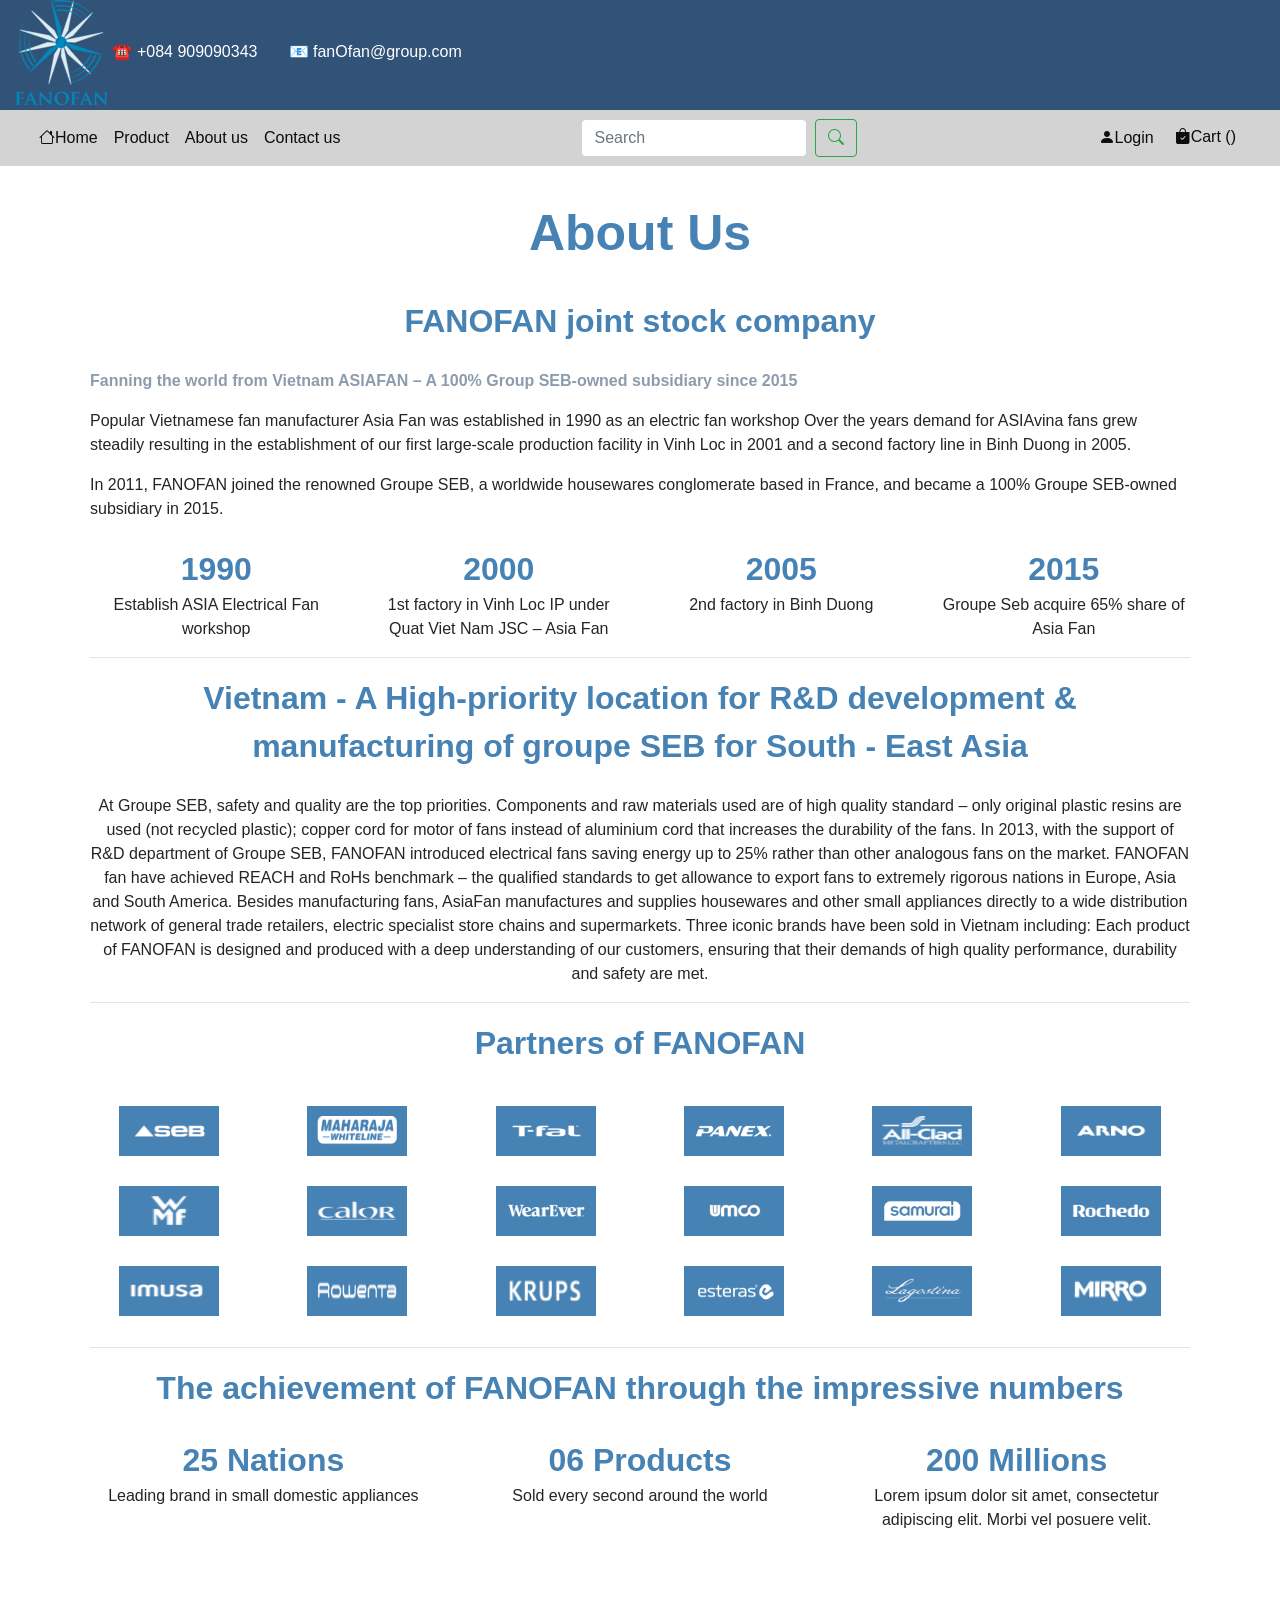
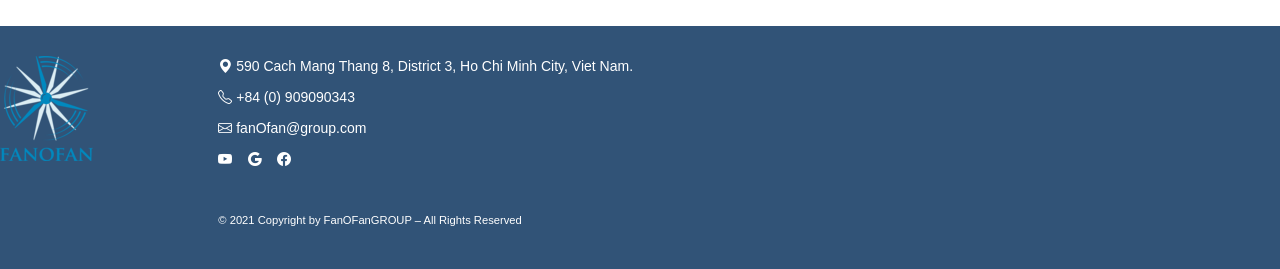
<file: html/aboutus.html>
<!DOCTYPE html>
<html lang="en">

<head>
  <meta charset="UTF-8">
  <meta http-equiv="X-UA-Compatible" content="IE=edge">
  <meta name="viewport" content="width=device-width, initial-scale=1.0">
  <title>About Us</title>
  <link rel="stylesheet" href="https://cdn.jsdelivr.net/npm/bootstrap-icons@1.5.0/font/bootstrap-icons.css">
  <link rel="stylesheet" href="https://cdn.jsdelivr.net/npm/bootstrap@4.6.0/dist/css/bootstrap.min.css"
    integrity="sha384-B0vP5xmATw1+K9KRQjQERJvTumQW0nPEzvF6L/Z6nronJ3oUOFUFpCjEUQouq2+l" crossorigin="anonymous">
  <link rel="stylesheet" href="../css/homepage1.css">
  <link rel="stylesheet" href="../css/aboutus.css">
</head>

<body>
  <header class="container-fluid">
    <a  href="../index.html"> <img src="../hình/logo.png" alt=""></a>
    
       &#9742; +084 909090343
     &nbsp; &nbsp; &nbsp;
     &#128231; fanOfan@group.com
 </header>

 

 <nav class="navbar navbar-expand-lg navbar-light">
     <div class="container-fluid">

       <!-- collapse button -->
       <button class="navbar-toggler" type="button"  data-toggle="collapse" data-target="#navbarSupportedContent" aria-controls="navbarSupportedContent" aria-expanded="false" aria-label="Toggle navigation">
         <span  class="navbar-toggler-icon"></span>
       </button>

     <!-- collapse navbar -->
       <div class="collapse navbar-collapse" id="navbarSupportedContent">
   <ul class="navbar-nav mr-auto">
     <li class="nav-item active">
       <a class="nav-link" href="../index.html"><span class="bi bi-house"></span>Home</a>
     </li>
     <li>
       <a class="nav-link " href="producttest.html" >Product</a>
     </li>
     <!-- <li class="nav-item dropdown">
         <a class="nav-link " href="product1.html" id="navbarDropdown" role="button" data-toggle="dropdown" aria-haspopup="true" aria-expanded="false">Product</a>
         <div class="dropdown-menu" aria-labelledby="navbarDropdown">
             <a class="dropdown-item" href="#">celling fan</a>
           
             <a class="dropdown-item" href="box-fan.html">Box fan</a>
             
             <a class="dropdown-item" href="stand-fan.html">stand fan</a>
             
             <a class="dropdown-item" href="#">desk fan</a>
            
             <a class="dropdown-item" href="#">wall fan</a>
           
             <a class="dropdown-item" href="#"> slide fan</a>
          
         </div>
       </li> -->
     <li class="nav-item">
       <a class="nav-link" href="aboutus.html">About us</a>
     </li>
     <li class="nav-item">
         <a class="nav-link" href="contact1.html">Contact us</a>
       </li>
   </ul>
   <ul class="navbar-nav mr">
     <form class="form-inline">
       <input class="form-control mr-sm-2" type="search" placeholder="Search" aria-label="Search">
       <button class="btn btn-outline-success my-2 my-sm-0" type="submit"><i class="bi bi-search"></i></button>
     </form>
   </ul>
   <ul class="navbar-nav ml-auto">
     <li class="nav-item">
       <a class="nav-link" href="login.html"><i class="bi bi-person-fill"></i>Login</a>
     </li>
     <li class="nav-item">
         <a href="#" class="btn" data-toggle="modal" data-target="#cart"><i class="bi bi-bag-check-fill"></i>Cart (<span class="total-count"></span>)</a>
       </li>
   </ul>

 </div>
 </div>
 </nav>

  <!-- About Us -->
  
  <div class="container main">
    <p class="title about">
      About Us
    </p>
    <div>
      <div class="title">FANOFAN joint stock company</div>
      <br>
      <p style="color:#8c9cad; font-weight: bold;">Fanning the world from Vietnam ASIAFAN – A 100% Group SEB-owned subsidiary
        since 2015</p>
      <p>Popular Vietnamese fan manufacturer Asia Fan was established in 1990 as an electric fan workshop Over
        the years demand for ASIAvina fans grew steadily resulting in the establishment of our first
        large-scale production facility in Vinh Loc in 2001 and a second factory line in Binh Duong in 2005.
      </p>
    </div>
    <div>
      In 2011, FANOFAN joined the renowned Groupe SEB, a worldwide housewares conglomerate based in France, and became
      a 100% Groupe SEB-owned subsidiary in 2015.
    </div>
    <br>
    <div class="row">
      <div class="col-sm-3" style="height: 100%;">
        <div class="title">1990</div>
        <div class="content">Establish ASIA Electrical Fan workshop</div>
      </div>
      <div class="col-sm-3" style="height: 100%; ">
        <div class="title">2000</div>
        <div class="content">1st factory in Vinh Loc IP under Quat Viet Nam JSC – Asia Fan</div>
      </div>
      <div class="col-sm-3" style="height: 100%; ">
        <div class="title">2005</div>
        <div class="content">2nd factory in Binh Duong</div>
      </div>
      <div class="col-sm-3" style="height: 100%; ">
        <div class="title">2015</div>
        <div class="content">Groupe Seb acquire 65% share of Asia Fan</div>
      </div>
    </div>
    <hr>
    <div>
      <div class="title">
        Vietnam - A High-priority location for R&D development & manufacturing of groupe SEB for South - East Asia
      </div>
      <br>
      <div class="content">
        At Groupe SEB, safety and quality are the top priorities. Components and raw materials used are of high quality
        standard – only original plastic resins are used (not recycled plastic); copper cord for motor of fans instead
        of aluminium cord that increases the durability of the fans.
        In 2013, with the support of R&D department of Groupe SEB, FANOFAN introduced electrical fans saving energy up
        to 25% rather than other analogous fans on the market. FANOFAN fan have achieved REACH and RoHs benchmark – the
        qualified standards to get allowance to export fans to extremely rigorous nations in Europe, Asia and South
        America.
        Besides manufacturing fans, AsiaFan manufactures and supplies housewares and other small appliances directly to
        a wide distribution network of general trade retailers, electric specialist store chains and supermarkets. Three
        iconic brands have been sold in Vietnam including:
        Each product of FANOFAN is designed and produced with a deep understanding of our customers, ensuring that
        their demands of high quality performance, durability and safety are met.
      </div>
    </div>
    <hr>
    <div class="title">
      Partners of FANOFAN
    </div>
    <br>
    <div class="content">
      <div class="row row-sm row-cols-3 row-cols-lg-6 img">
        <div class="col">
          <div class="partner partner-sm">
            <img class="image" src="../hình/img/image-aboutus/branch-logo-1.png">
          </div>
        </div>
        <div class="col">
          <div class="partner partner-sm">
            <img  class="image" src="../hình/img/image-aboutus/branch-logo-2.png">
          </div>
        </div>
        <div class="col">
          <div class="partner partner-sm">
            <img  class="image" src="../hình/img/image-aboutus/branch-logo-3.png">
          </div>
        </div>
        <div class="col">
          <div class="partner partner-sm">
            <img  class="image" src="../hình/img/image-aboutus/branch-logo-4.png">
          </div>
        </div>
        <div class="col">
          <div class="partner partner-sm">
            <img  class="image" src="../hình/img/image-aboutus/branch-logo-5.png">
          </div>
        </div>
        <div class="col">
          <div class="partner partner-sm">
            <img class="image" src="../hình/img/image-aboutus/branch-logo-6.png">
          </div>
        </div>
        <div class="col">
          <div class="partner partner-sm">
            <img class="image" src="../hình/img/image-aboutus/branch-logo-7.png">
          </div>
        </div>
        <div class="col">
          <div class="partner partner-sm">
            <img class="image" src="../hình/img/image-aboutus/branch-logo-8.png">
          </div>
        </div>
        <div class="col">
          <div class="partner partner-sm">
            <img class="image" src="../hình/img/image-aboutus/branch-logo-9.png">
          </div>
        </div>
        <div class="col">
          <div class="partner partner-sm">
            <img class="image" src="../hình/img/image-aboutus/branch-logo-10.png">
          </div>
        </div>
        <div class="col">
          <div class="partner partner-sm">
            <img class="image" src="../hình/img/image-aboutus/branch-logo-11.png">
          </div>
        </div>
        <div class="col">
          <div class="partner partner-sm">
            <img class="image" src="../hình/img/image-aboutus/branch-logo-12.png">
          </div>
        </div>
        <div class="col">
          <div class="partner partner-sm">
            <img class="image" src="../hình/img/image-aboutus/branch-logo-13.png">
          </div>
        </div>
        <div class="col">
          <div class="partner partner-sm">
            <img class="image" src="../hình/img/image-aboutus/branch-logo-14.png">
          </div>
        </div>
        <div class="col">
          <div class="partner partner-sm">
            <img class="image" src="../hình/img/image-aboutus/branch-logo-15.png">
          </div>
        </div>
        <div class="col">
          <div class="partner partner-sm">
            <img class="image" src="../hình/img/image-aboutus/branch-logo-16.png">
          </div>
        </div>
        <div class="col">
          <div class="partner partner-sm">
            <img class="image" src="../hình/img/image-aboutus/branch-logo-17.png">
          </div>
        </div>
        <div class="col">
          <div class="partner partner-sm">
            <img class="image" src="../hình/img/image-aboutus/branch-logo-18.png">
          </div>
        </div>
      </div>
    </div>
    <hr>
    <div class="title">
      The achievement of FANOFAN through the impressive numbers
    </div>
    <br>
    <div>
      <div class="row">
        <div class="col-sm-4" style="height: 100%;">
          <div class="title">25 Nations</div>
          <div class="content">Leading brand in small domestic appliances</div>
        </div>
        <div class="col-sm-4" style="height: 100%; ">
          <div class="title">06 Products</div>
          <div class="content">Sold every second around the world</div>
        </div>
        <div class="col-sm-4" style="height: 100%; ">
          <div class="title">200 Millions</div>
          <div class="content">Lorem ipsum dolor sit amet, consectetur adipiscing elit. Morbi vel posuere velit.</div>
        </div>
      </div>


    </div>
  </div>
  <br>

  <!-- end about us -->
<!-- This is footer section -->
<footer class="container-fluid " id="footer">

 
  <div class="row">  <!--chia row  -->

       <div class="col-lg-2 ta-c mb-30"> <!--margin bottom  -->
           <img src="../hình/logo.png" alt="logo">
       </div>

      <div class=" col-lg-5 mb-30"><!--margin bottom chia row -->
          <div class="widget_text">
              <div class="textwidget">

               <p>
                   <i class="bi bi-geo-alt-fill"></i> &nbsp;<span> 590 Cach Mang Thang 8, District 3, Ho Chi Minh City, Viet Nam. </span>
              </p>

               <p>
                   <i class="bi bi-telephone"></i>&nbsp;
                   <span>+84 (0) 909090343 </span>
               </p>

                <p>
                   <i class="bi bi-envelope"></i>&nbsp;
                  <span>fanOfan@group.com</span>
               </p>


        <a href="#" target="_blank"><i class="bi bi-youtube"></i></a>&nbsp;&nbsp;&nbsp;
        <a href=""><i class="bi bi-google"></i></a>&nbsp;&nbsp;&nbsp;
        <a href=""><i class="bi bi-facebook"></i></a>
       <br>
       <br>
       <br>


        <p>
          <small>
              &copy; 2021 Copyright by FanOFanGROUP – All Rights Reserved
          </small>
        </p>
             
 
                  </div>
           </div>
       </div>
    </div>


</footer> 

<!-- end footer -->
 <!-- Modal -->
 <div class="modal fade" id="cart" tabindex="-1" role="dialog" aria-labelledby="exampleModalLabel" aria-hidden="true">
  <div class="modal-dialog modal-lg" role="document">
    <div class="modal-content">
      <div class="modal-header">
        <h5 class="modal-title" id="exampleModalLabel">Cart</h5>
        <button type="button" class="close" data-dismiss="modal" aria-label="Close">
          <span aria-hidden="true">&times;</span>
        </button>
      </div>
      <div class="modal-body">
        <table class="show-cart table">
          
        </table>
        <div>Total price: $<span class="total-cart"></span></div>
      </div>
      <div class="modal-footer">
        <button type="button" class="btn btn-secondary" data-dismiss="modal">Close</button>
        <a href="checkout.html"><button type="button" class="btn btn-primary">Order now</button></a>
      </div>
    </div>
  </div>
</div> 
  <script src="../js/cart.js"></script>
  <script src="https://code.jquery.com/jquery-3.5.1.slim.min.js"
    integrity="sha384-DfXdz2htPH0lsSSs5nCTpuj/zy4C+OGpamoFVy38MVBnE+IbbVYUew+OrCXaRkfj"
    crossorigin="anonymous"></script>
  <script src="https://cdn.jsdelivr.net/npm/popper.js@1.16.1/dist/umd/popper.min.js"
    integrity="sha384-9/reFTGAW83EW2RDu2S0VKaIzap3H66lZH81PoYlFhbGU+6BZp6G7niu735Sk7lN"
    crossorigin="anonymous"></script>
  <script src="https://cdn.jsdelivr.net/npm/bootstrap@4.6.0/dist/js/bootstrap.min.js"
    integrity="sha384-+YQ4JLhjyBLPDQt//I+STsc9iw4uQqACwlvpslubQzn4u2UU2UFM80nGisd026JF"
    crossorigin="anonymous"></script>

</body>

</html>
</file>
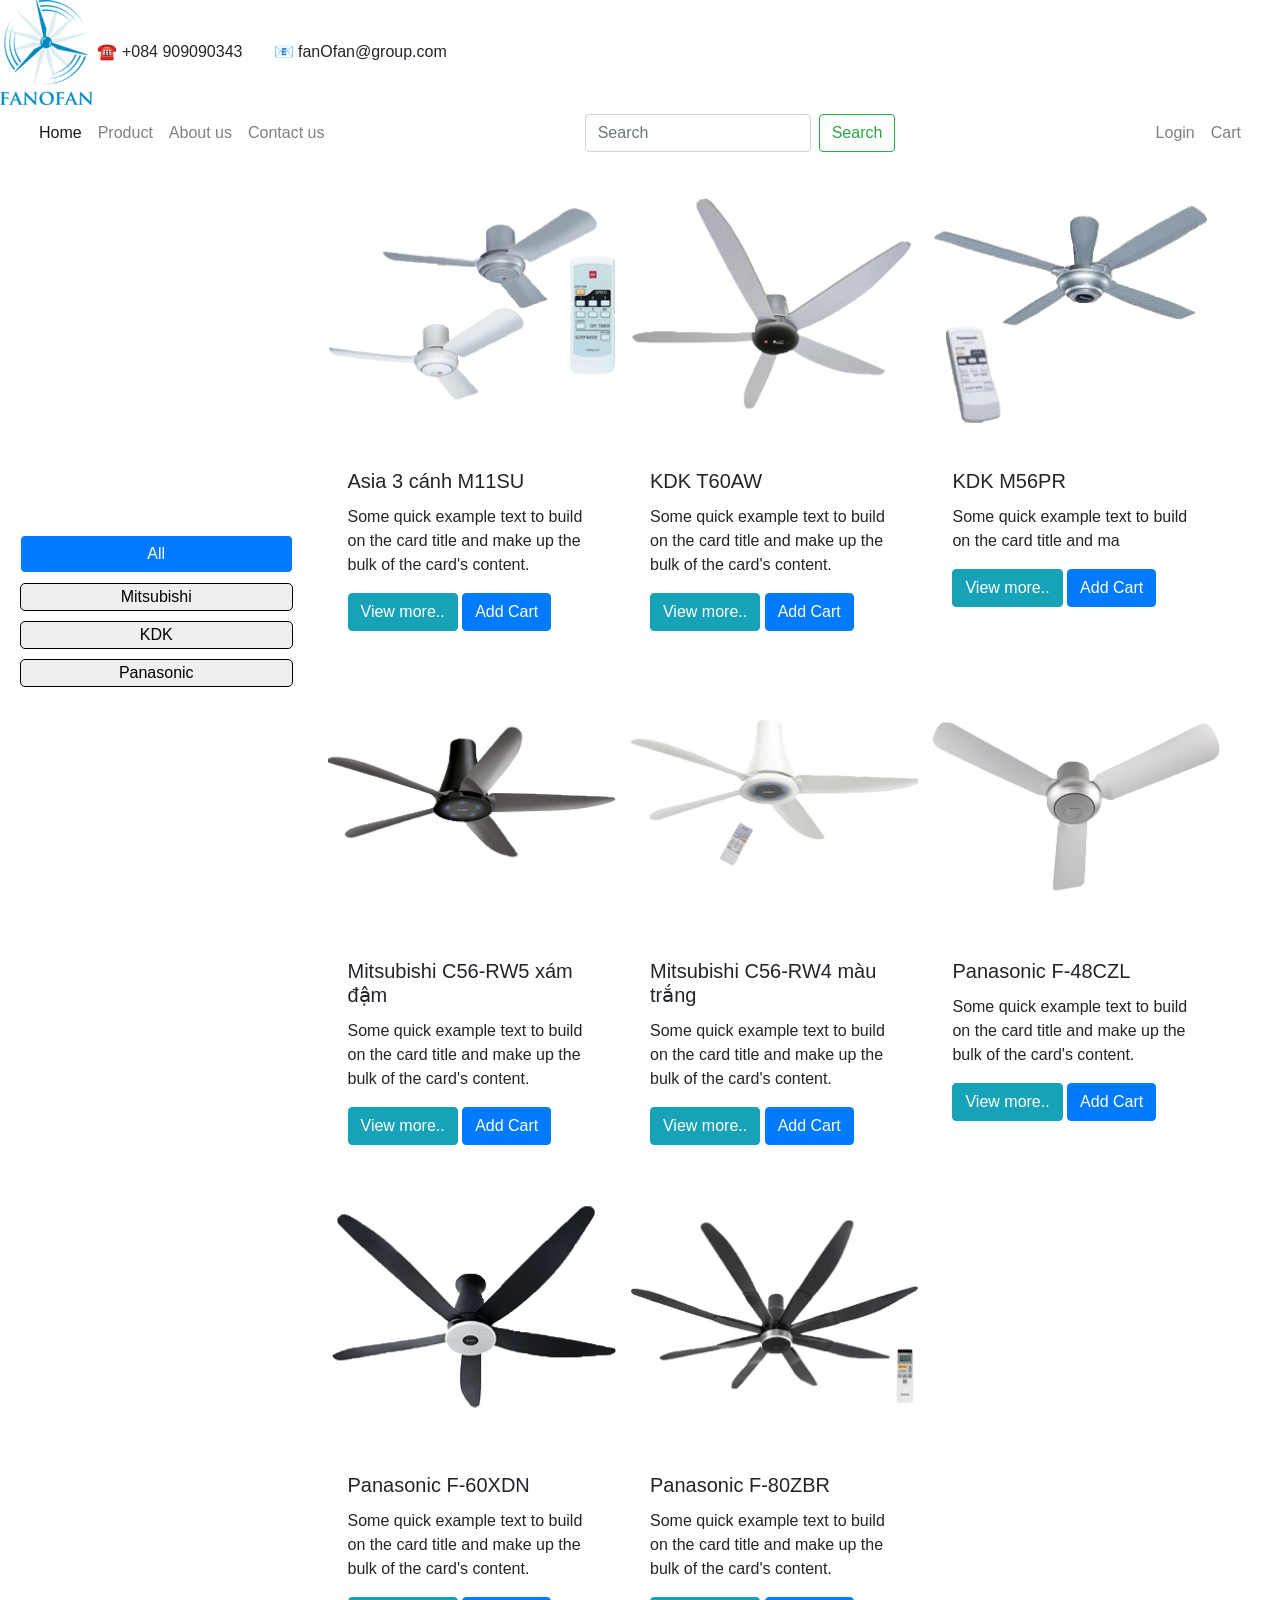
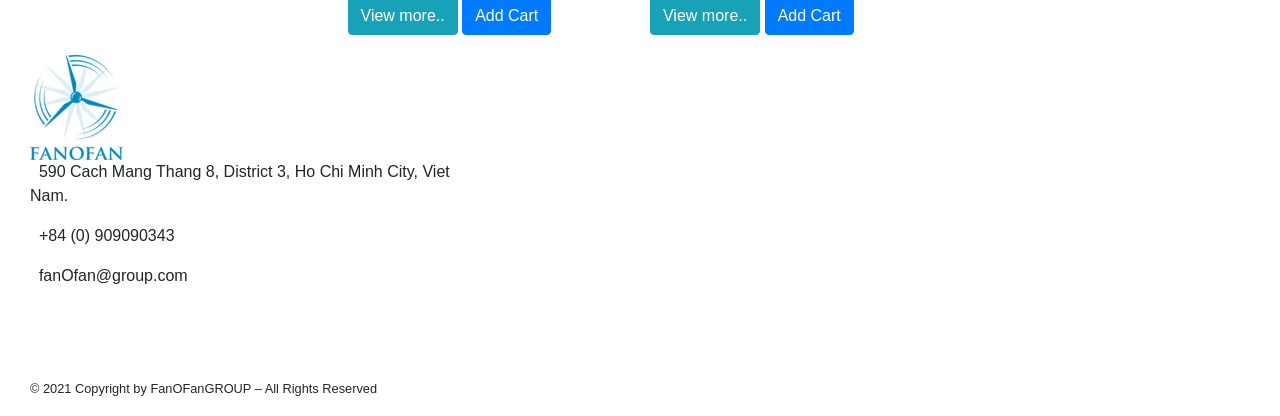
<file: html/celling-fan.html>
<!DOCTYPE html>
<html lang="en">
<head>
    <meta charset="UTF-8">
    <meta http-equiv="X-UA-Compatible" content="IE=edge">
    <meta name="viewport" content="width=device-width, initial-scale=1.0">
    <title>Document</title>
    <link rel="stylesheet" href="https://cdn.jsdelivr.net/npm/bootstrap@4.6.0/dist/css/bootstrap.min.css" integrity="sha384-B0vP5xmATw1+K9KRQjQERJvTumQW0nPEzvF6L/Z6nronJ3oUOFUFpCjEUQouq2+l" crossorigin="anonymous">       
    <link rel="stylesheet" href="../css/product.css">
<body>
    <header>
        <img src="/hình/logo.png" alt="">
       
          &#9742; +084 909090343
        &nbsp; &nbsp; &nbsp;
        &#128231; fanOfan@group.com
    </header>

    

    <nav class="navbar navbar-expand-lg navbar-light">
        <div class="container-fluid">

          <!-- collapse button -->
          <button class="navbar-toggler" type="button"  data-toggle="collapse" data-target="#navbarSupportedContent" aria-controls="navbarSupportedContent" aria-expanded="false" aria-label="Toggle navigation">
            <span  class="navbar-toggler-icon"></span>
          </button>

        <!-- collapse navbar -->
          <div class="collapse navbar-collapse" id="navbarSupportedContent">
      <ul class="navbar-nav mr-auto">
        <li class="nav-item active">
          <a class="nav-link" href="#"><span class="bi bi-house"></span>Home</a>
        </li>
        <li class="nav-item dropdown">
            <a class="nav-link " href="stand-fan.html" id="navbarDropdown" role="button" data-toggle="dropdown" aria-haspopup="true" aria-expanded="false">Product</a>
            <div class="dropdown-menu" aria-labelledby="navbarDropdown">
                <a class="dropdown-item" href="#">celling fan</a>
              
                <a class="dropdown-item" href="box-fan.html">Celling Fan</a>
                
                <a class="dropdown-item" href="stand-fan.html">stand fan</a>
                
                <a class="dropdown-item" href="desk-fan.html">desk fan</a>
               
                <a class="dropdown-item" href="wall-fan.html">wall fan</a>
              
                <a class="dropdown-item" href="slide-fan.html"> slide fan</a>
             
            </div>
          </li>
        <li class="nav-item">
          <a class="nav-link"href="#">About us</a>
        </li>
        <li class="nav-item">
            <a class="nav-link" href="#">Contact us</a>
          </li>
      </ul>
      <ul class="navbar-nav mr">
        <form class="form-inline">
          <input class="form-control mr-sm-2" type="search" placeholder="Search" aria-label="Search">
          <button class="btn btn-outline-success my-2 my-sm-0" type="submit">Search</button>
        </form>
      </ul>
      <ul class="navbar-nav ml-auto">
        <li class="nav-item">
          <a class="nav-link"href="#"><i class="bi bi-person-fill"></i>Login</a>
        </li>
        <li class="nav-item">
            <a class="nav-link"href="#"><i class="bi bi-bag-check-fill"></i>Cart</a>
          </li>
      </ul>

    </div>
    </div>
    </nav>

    <!-- product -->
    <div class="container-fluid row">
        <!-- filter-box -->
        <div class="filter-box col-12 col-sm-2 col-lg-3">
            <button class="btn-all btn btn-primary" id="all" value="all">All</button>
            <button class="btn-mitsubishi" id="mitsubishi" value="mitsubishi">Mitsubishi</button>
            <button class="btn-kdk" id="kdk" value="kdk">KDK</button>
            <button class="btn-panasonic" id="panasonic" value="panasonic">Panasonic</button>
        </div>
        <!-- End filter-box -->
        
        <!-- product-show-box -->
        <div class=" container product-show col-12 col-sm-10 col-lg-9 row row-cols-1 row-cols-sm-2 row-cols-md-2 row-cols-lg-3">
            <div class="item-box col kdk cellingfan">
                <div class="card" style="width: 18rem;">
                    <a href="View more"><img src="../imageProduct/CellingFan/kdk/KDK 3 cánh M11SU.png" class="card-img-top" alt="3 cánh M11SU"></a>                   
                    <div class="card-body">
                    <h5 class="card-title">Asia 3 cánh M11SU</h5>
                    <p class="card-text">Some quick example text to build on the card title and make up the bulk of the card's content.</p>
                    <a href="View more" class="btn btn-info">View more..</a>
                    <a href="Add Cart" class="btn btn-primary">Add Cart</a>
                    </div>
                </div>
            </div>
            <div class="item-box col kdk cellingfan">
                <div class="card" style="width: 18rem;">
                <a href="View more"><img src="../imageProduct/CellingFan/kdk/KDK T60AW.png" class="card-img-top" alt="KDK T60AW"></a>                    
                    <div class="card-body">
                    <h5 class="card-title">KDK T60AW</h5>
                    <p class="card-text">Some quick example text to build on the card title and make up the bulk of the card's content.</p>
                    <a href="View more" class="btn btn-info">View more..</a>
                    <a href="Add Cart" class="btn btn-primary">Add Cart</a>
                    </div>
                </div>
            </div>
            <div class="item-box col kdk cellingfan">
                <div class="card" style="width: 18rem;">
                    <a href="View more"><img src="../imageProduct/CellingFan/kdk/Quạt trần KDK M56PR.png" class="card-img-top" alt=" KDK M56PR"></a>                    
                    <div class="card-body">
                    <h5 class="card-title">KDK M56PR</h5>
                    <p class="card-text">Some quick example text to build on the card title and ma</p>
                    <a href="View more" class="btn btn-info">View more..</a>
                    <a href="Add Cart" class="btn btn-primary">Add Cart</a>
                    </div>
                </div>
            </div>
            <div class="item-box col mitsubishi cellingfan">
                <div class="card" style="width: 18rem;">
                    <a href="View more"><img src="../imageProduct/CellingFan/mitsubishi/Mitsubishi C56-RW5 xám đậm.png" class="card-img-top" alt="C56-RW5 xám đậm"></a>                    
                    <div class="card-body">
                    <h5 class="card-title">Mitsubishi C56-RW5 xám đậm</h5>
                    <p class="card-text">Some quick example text to build on the card title and make up the bulk of the card's content.</p>
                    <a href="View more" class="btn btn-info">View more..</a>
                    <a href="Add Cart" class="btn btn-primary">Add Cart</a>
                    </div>
                </div>
            </div>
            <div class="item-box col mitsubishi cellingfan">
                <div class="card" style="width: 18rem;">
                    <a href="View more"><img src="../imageProduct/CellingFan/mitsubishi/Quạt Trần Mitsu C56-RW4 màu trắng.png" class="card-img-top" alt="C56-RW4 màu trắng"></a>                    
                    <div class="card-body">
                    <h5 class="card-title">Mitsubishi C56-RW4 màu trắng</h5>
                    <p class="card-text">Some quick example text to build on the card title and make up the bulk of the card's content.</p>
                    <a href="View more" class="btn btn-info">View more..</a>
                    <a href="Add Cart" class="btn btn-primary">Add Cart</a>
                    </div>
                </div>
            </div>
            <div class="item-box col panasonic cellingfan">
                <div class="card" style="width: 18rem;">
                    <a href="View more"><img src="../imageProduct/CellingFan/panasonic/Quạt trần 3 cánh ty ngắn Panasonic F-48CZL.png" class="card-img-top" alt="Panasonic F-48CZL"></a>                    
                    <div class="card-body">
                    <h5 class="card-title">Panasonic F-48CZL</h5>
                    <p class="card-text">Some quick example text to build on the card title and make up the bulk of the card's content.</p>
                    <a href="View more" class="btn btn-info">View more..</a>
                    <a href="Add Cart" class="btn btn-primary">Add Cart</a>
                    </div>
                </div>
            </div>
            <div class="item-box col panasonic cellingfan">
                <div class="card" style="width: 18rem;">
                    <a href="View more"><img src="../imageProduct/CellingFan/panasonic/Quạt trần 5 cánh Panasonic F-60XDN.png" class="card-img-top" alt="Panasonic F-60XDN"></a>                    
                    <div class="card-body">
                    <h5 class="card-title">Panasonic F-60XDN</h5>
                    <p class="card-text">Some quick example text to build on the card title and make up the bulk of the card's content.</p>
                    <a href="View more" class="btn btn-info">View more..</a>
                    <a href="Add Cart" class="btn btn-primary">Add Cart</a>
                    </div>
                </div>
            </div>
            <div class="item-box col panasonic cellingfan">
                <div class="card" style="width: 18rem;">
                    <a href="View more"><img src="../imageProduct/CellingFan/panasonic/Quạt trần 8 cánh Panasonic F-80ZBR có remote 1.png" class="card-img-top" alt="Panasonic F-80ZBR"></a>                    
                    <div class="card-body">
                    <h5 class="card-title">Panasonic F-80ZBR</h5>
                    <p class="card-text">Some quick example text to build on the card title and make up the bulk of the card's content.</p>
                    <a href="View more" class="btn btn-info">View more..</a>
                    <a href="Add Cart" class="btn btn-primary">Add Cart</a>
                    </div>
                </div>
            </div>
        </div>
        <!-- End product-show-box -->
    </div>
    <!-- End product -->

    <script src="https://code.jquery.com/jquery-3.5.1.slim.min.js" integrity="sha384-DfXdz2htPH0lsSSs5nCTpuj/zy4C+OGpamoFVy38MVBnE+IbbVYUew+OrCXaRkfj" crossorigin="anonymous"></script>
    <script src="https://cdn.jsdelivr.net/npm/popper.js@1.16.1/dist/umd/popper.min.js" integrity="sha384-9/reFTGAW83EW2RDu2S0VKaIzap3H66lZH81PoYlFhbGU+6BZp6G7niu735Sk7lN" crossorigin="anonymous"></script>
    <script src="https://cdn.jsdelivr.net/npm/bootstrap@4.6.0/dist/js/bootstrap.min.js" integrity="sha384-+YQ4JLhjyBLPDQt//I+STsc9iw4uQqACwlvpslubQzn4u2UU2UFM80nGisd026JF" crossorigin="anonymous"></script>   
    <script>
        $(document).ready(function(){
                $(".filter-box button").click(function(){
                    let value = $(this).val();
                    $(".filter-box button").removeClass("btn btn-primary");
                    $(".btn-"+value).addClass("btn btn-primary");               
                    if(value=="all"){
                        $(".item-box").show(800);
                    }
                    else{
                        $(".item-box").hide();
                        $(".product-show ."+value).show(800);
                    }                                                       
                })
            })
    </script>

    <!-- This is footer section -->
    <footer id="footer">

        <div class="container footer-box row">
            <div class="col row-cols-1 row-cols-lg-4">  <!--chia row  -->
    
                <div class="col col-lg-2 ta-c mb-30"> <!--margin bottom  -->
                    <img src="/hình/logo.png" alt="logo">
                </div>
    
                <div class="col col-lg-5 mb-30"><!--margin bottom chia row -->
                    <div class="widget_text footer_sidebar">
                        <div class="textwidget custome-html-widget">
    
                            <p>
                            <i class="bi bi-geo-alt-fill"></i> &nbsp;<span> 590 Cach Mang Thang 8, District 3, Ho Chi Minh City, Viet Nam. </span>
                            </p>
        
                            <p>
                                <i class="bi bi-telephone"></i>&nbsp;
                                <span>+84 (0) 909090343 </span>
                            </p>
        
                            <p>
                                <i class="bi bi-envelope"></i>&nbsp;
                                <span>fanOfan@group.com</span>
                            </p>
            
            
                            <a href="#" target="_blank"><i class="bi bi-youtube"></i></a>&nbsp;&nbsp;&nbsp;
                            <a href=""><i class="bi bi-google"></i></a>&nbsp;&nbsp;&nbsp;
                            <a href=""><i class="bi bi-facebook"></i></a>
                            <br>
                            <br>
                            <br>
                
                
                            <p>
                                <small>
                                    &copy; 2021 Copyright by FanOFanGROUP – All Rights Reserved
                                </small>
                            </p>                   
        
                        </div>
                    </div>
                </div>
            </div>
        </div>  
    </footer>
  
  <!-- end footer -->

</body>
</html>
</file>
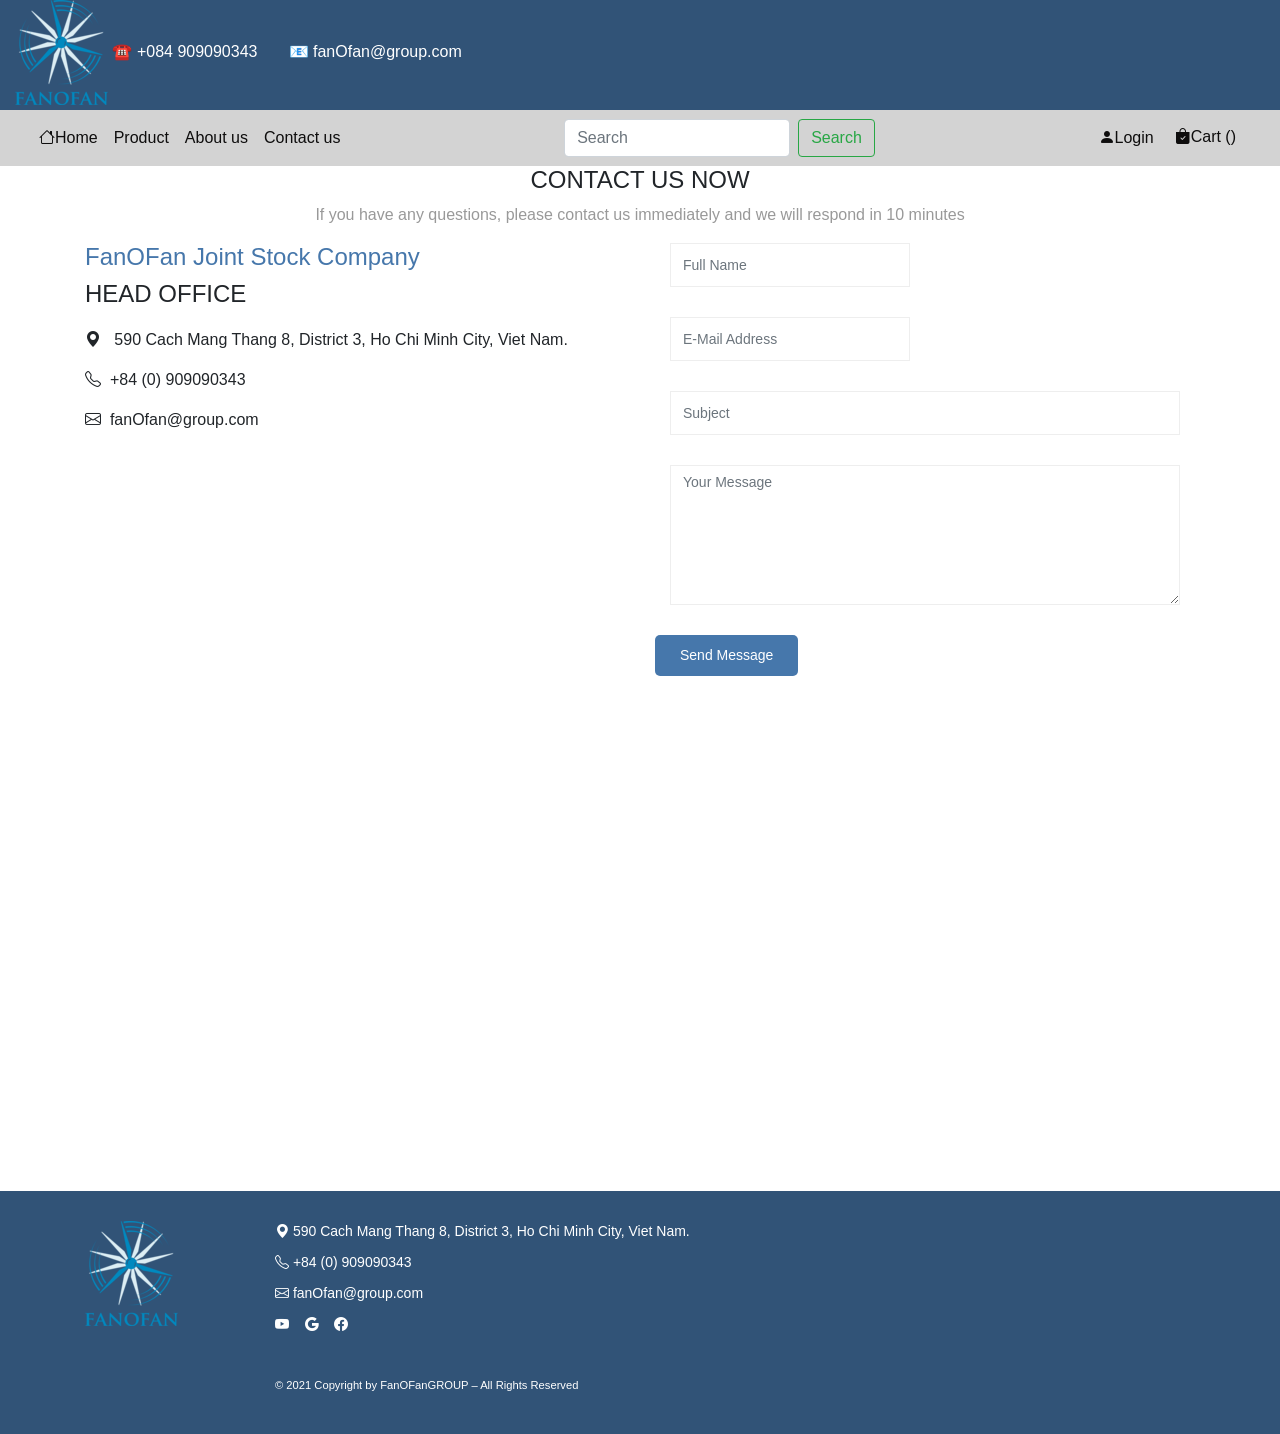
<file: html/contact1.html>
<!DOCTYPE html>
<html lang="en">
<head>
    <meta charset="UTF-8">
    <meta http-equiv="X-UA-Compatible" content="IE=edge">
    <meta name="viewport" content="width=device-width, initial-scale=1.0">
    <title>Document</title>
    <link rel="stylesheet" href="../css/contact.pro.css">
    <link rel="stylesheet" href="../css/homepage1.css">
    <link rel="stylesheet" href="https://cdnjs.cloudflare.com/ajax/libs/font-awesome/4.7.0/css/font-awesome.min.css">
    <link rel="stylesheet" href="https://cdn.jsdelivr.net/npm/bootstrap-icons@1.5.0/font/bootstrap-icons.css">
    <link rel="stylesheet" href="https://cdn.jsdelivr.net/npm/bootstrap@4.6.0/dist/css/bootstrap.min.css" integrity="sha384-B0vP5xmATw1+K9KRQjQERJvTumQW0nPEzvF6L/Z6nronJ3oUOFUFpCjEUQouq2+l" crossorigin="anonymous">
</head>
<body>
    <header class="container-fluid">
      <a href="../index.html"> <img src="../hình/logo.png" alt=""></a>
       
          &#9742; +084 909090343
        &nbsp; &nbsp; &nbsp;
        &#128231; fanOfan@group.com
    </header>

    

    <nav class="navbar navbar-expand-lg navbar-light">
        <div class="container-fluid">

          <!-- collapse button -->
          <button class="navbar-toggler" type="button"  data-toggle="collapse" data-target="#navbarSupportedContent" aria-controls="navbarSupportedContent" aria-expanded="false" aria-label="Toggle navigation">
            <span  class="navbar-toggler-icon"></span>
          </button>

        <!-- collapse navbar -->
          <div class="collapse navbar-collapse" id="navbarSupportedContent">
      <ul class="navbar-nav mr-auto">
        <li class="nav-item active">
          <a class="nav-link" href="../index.html"><span class="bi bi-house"></span>Home</a>
        </li>
        <li>
          <a class="nav-link " href="producttest.html" >Product</a>
        </li>
        <!-- <li class="nav-item dropdown">
            <a class="nav-link " href="stand-fan.html" id="navbarDropdown" role="button" data-toggle="dropdown" aria-haspopup="true" aria-expanded="false">Product</a>
            <div class="dropdown-menu" aria-labelledby="navbarDropdown">
                <a class="dropdown-item" href="#">celling fan</a>
              
                <a class="dropdown-item" href="box-fan.html">Box fan</a>
                
                <a class="dropdown-item" href="stand-fan.html">stand fan</a>
                
                <a class="dropdown-item" href="#">desk fan</a>
               
                <a class="dropdown-item" href="#">wall fan</a>
              
                <a class="dropdown-item" href="#"> slide fan</a>
             
            </div>
          </li> -->
        <li class="nav-item">
          <a class="nav-link" href="aboutus.html">About us</a>
        </li>
        <li class="nav-item">
            <a class="nav-link" href="contact1.html">Contact us</a>
          </li>
      </ul>
      <ul class="navbar-nav mr">
        <form class="form-inline">
          <input class="form-control mr-sm-2" type="search" placeholder="Search" aria-label="Search">
          <button class="btn btn-outline-success my-2 my-sm-0" type="submit">Search</button>
        </form>
      </ul>
      <ul class="navbar-nav ml-auto">
        <li class="nav-item">
          <a class="nav-link" href="login.html"><i class="bi bi-person-fill"></i>Login</a>
        </li>
        <li class="nav-item">
          <a href="#" class="btn" data-toggle="modal" data-target="#cart"><i class="bi bi-bag-check-fill"></i>Cart (<span class="total-count"></span>)</a>
          </li>
      </ul>

    </div>
    </div>
    </nav>

    <div class="container">
		<div class="row">
                <div class="col-lg-10 mx-auto">
                    <div class="agency-section-title text-center section-title-style2">
                        <h4 class="main-title">CONTACT US NOW</h4>
                        <p style="color:#999999 !important;">If you have any questions, please contact us immediately and we will respond in 10 minutes</p>
                    </div>
                </div>
            </div>
        <div class="row">
            <div class="col-md-6">
                <div class="contact-info">
                    
			 			 <h4 class="titleCopany" style="color: #4677AB">FanOFan Joint Stock Company</h4>
                                    <div class="inforFooter">
                                       
                                        <h4 style="margin-bottom: 20px;">HEAD OFFICE</h4>
                                        <p>
                                          <i class="bi bi-geo-alt-fill"></i> &nbsp;<span> 590 Cach Mang Thang 8, District 3, Ho Chi Minh City, Viet Nam. </span>
                                     </p>
          

                                        <p>
                                          <i class="bi bi-telephone"></i>&nbsp;
                                          <span>+84 (0) 909090343 </span>
                                      </p>
                     
                                       <p>
                                          <i class="bi bi-envelope"></i>&nbsp;
                                         <span>fanOfan@group.com</span>
                                      </p>

                                        

                                     </div>
               </div>
            </div>
            
              

            <div class="col-md-6">
              <div class="contact-form">
                <form action="">
                <div class="col-lg-6">
                  <fieldset>
                    <input name="name" type="text" class="form-control" id="name" placeholder="Full Name" required="">
                  </fieldset>
                </div>
                
                <div class="col-lg-6">
                  <fieldset>
                    <input name="email" type="text" class="form-control" id="email" placeholder="E-Mail Address" required="">
                  </fieldset>                           
                </div>
                                               
                <div class="col-lg-12">
                  <fieldset>
                    <input name="subject" type="text" class="form-control" id="subject" placeholder="Subject" required="">
                  </fieldset>                                          
                </div>
                                                
                
                 
                <div class="col-lg-12">
                  <fieldset>
                    <textarea name="message" rows="6" class="form-control" id="message" placeholder="Your Message" required=""></textarea>
                  </fieldset>                            
                </div> 
                       
                <div>                         
                  <fieldset>
                    <button type="submit" id="form-submit" class="filled-button">Send Message</button>
                  </fieldset>                       
                </div>
              </form>
            </div>                   
                                </div>
                            </div>
                        </div>
                      </div>
                    </div>

<!-- END -->
                    <div class="row mt-2">
                        <div class="col col-md-12">
                          <iframe src="https://www.google.com/maps/embed?pb=!1m18!1m12!1m3!1d15677.2774061252!2d106.65754098326346!3d10.786834677632484!2m3!1f0!2f0!3f0!3m2!1i1024!2i768!4f13.1!3m3!1m2!1s0x31752ed2392c44df%3A0xd2ecb62e0d050fe9!
                          2sFPT-Aptech%20Computer%20Education%20HCM!5e0!3m2!1sen!2s!4v1622004743342!5m2!1sen!2s" width="100%" height="450" style="border:0;" allowfullscreen=""></iframe>
       
       <script src="http://maps.google.com/maps/api/js?sensor=false"> </script> 
                         
                    </div>
                 
           </div>

<!-- This is footer section -->
<footer id="footer">

    <div class="container">
      <div class="row">  <!--chia row  -->
  
           <div class=" col-lg-2 ta-c mb-30"> <!--margin bottom  -->
               <img src="../hình/logo.png" alt="logo">
           </div>
  
          <div class="col col-lg-5 mb-30"><!--margin bottom chia row -->
              <div class="widget_text footer_sidebar">
                  <div class="textwidget custome-html-widget">
  
                   <p>
                       <i class="bi bi-geo-alt-fill"></i> &nbsp;<span> 590 Cach Mang Thang 8, District 3, Ho Chi Minh City, Viet Nam. </span>
                  </p>
  
                   <p>
                       <i class="bi bi-telephone"></i>&nbsp;
                       <span>+84 (0) 909090343 </span>
                   </p>
  
                    <p>
                       <i class="bi bi-envelope"></i>&nbsp;
                      <span>fanOfan@group.com</span>
                   </p>
  
  
            <a href="#" target="_blank"><i class="bi bi-youtube"></i></a>&nbsp;&nbsp;&nbsp;
            <a href=""><i class="bi bi-google"></i></a>&nbsp;&nbsp;&nbsp;
            <a href=""><i class="bi bi-facebook"></i></a>
           <br>
           <br>
           <br>
  
  
            <p>
              <small>
                  &copy; 2021 Copyright by FanOFanGROUP – All Rights Reserved
              </small>
            </p>
                 
     
                      </div>
               </div>
           </div>
        </div>
    </div>
  
  </footer>
  
  <!-- end footer -->
  

<!-- Start modal  -->
 <!-- Modal -->
 <div class="modal fade" id="cart" tabindex="-1" role="dialog" aria-labelledby="exampleModalLabel" aria-hidden="true">
  <div class="modal-dialog modal-lg" role="document">
    <div class="modal-content">
      <div class="modal-header">
        <h5 class="modal-title" id="exampleModalLabel">Cart</h5>
        <button type="button" class="close" data-dismiss="modal" aria-label="Close">
          <span aria-hidden="true">&times;</span>
        </button>
      </div>
      <div class="modal-body">
        <table class="show-cart table">
          
        </table>
        <div>Total price: $<span class="total-cart"></span></div>
      </div>
      <div class="modal-footer">
        <button type="button" class="btn btn-secondary" data-dismiss="modal">Close</button>
        <a href="checkout.html"><button type="button" class="btn btn-primary">Order now</button></a>
      </div>
    </div>
  </div>
</div> 
    
<script src="../js/cart.js"></script>
        <script src="https://code.jquery.com/jquery-3.5.1.slim.min.js" integrity="sha384-DfXdz2htPH0lsSSs5nCTpuj/zy4C+OGpamoFVy38MVBnE+IbbVYUew+OrCXaRkfj" crossorigin="anonymous"></script>
        <script src="https://cdn.jsdelivr.net/npm/popper.js@1.16.1/dist/umd/popper.min.js" integrity="sha384-9/reFTGAW83EW2RDu2S0VKaIzap3H66lZH81PoYlFhbGU+6BZp6G7niu735Sk7lN" crossorigin="anonymous"></script>
        <script src="https://cdn.jsdelivr.net/npm/bootstrap@4.6.0/dist/js/bootstrap.min.js" integrity="sha384-+YQ4JLhjyBLPDQt//I+STsc9iw4uQqACwlvpslubQzn4u2UU2UFM80nGisd026JF" crossorigin="anonymous"></script>
        
</body>
</html>
</file>
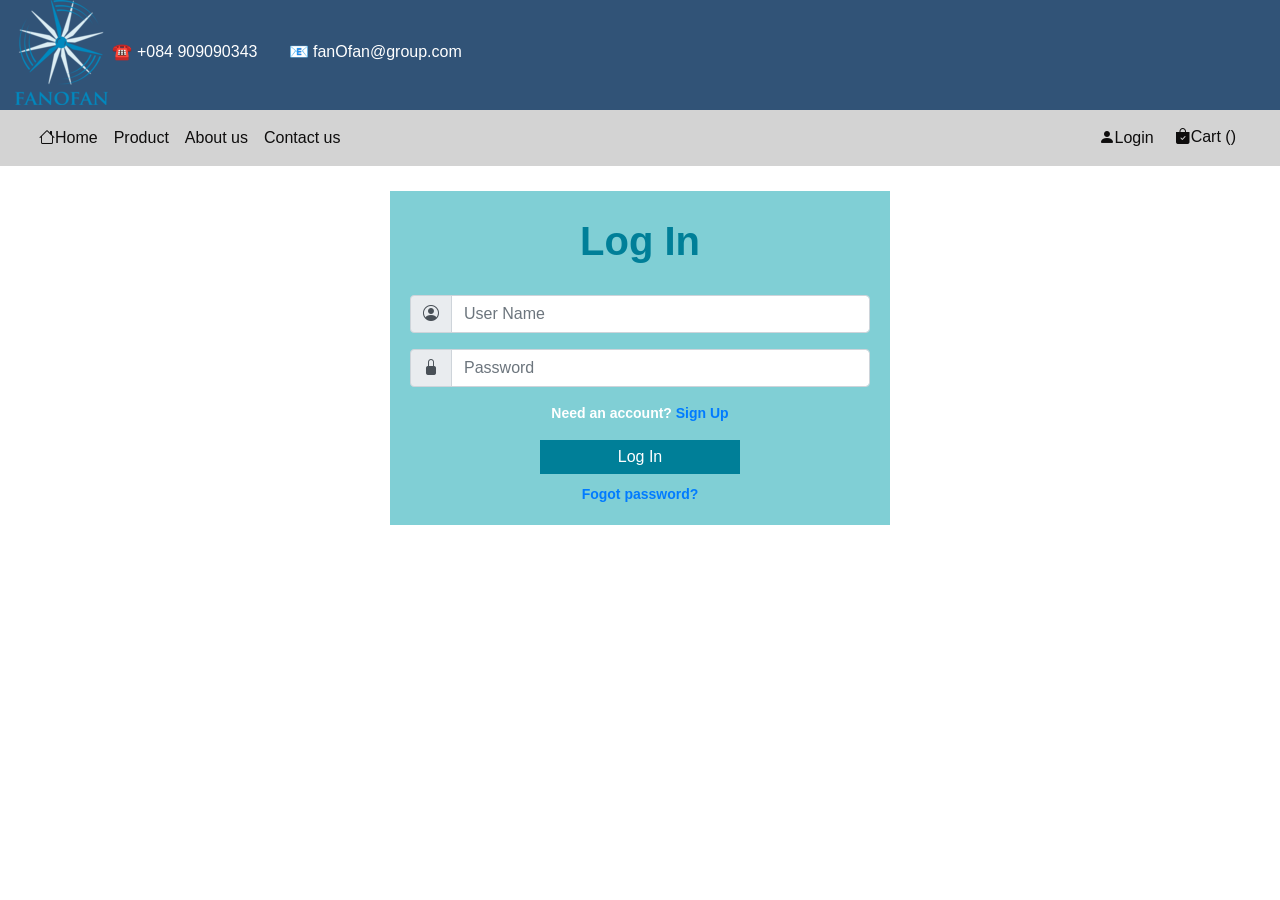
<file: html/login.html>
<!DOCTYPE html>
<html lang="en">

<head>
  <meta charset="UTF-8">
  <meta http-equiv="X-UA-Compatible" content="IE=edge">
  <meta name="viewport" content="width=device-width, initial-scale=1.0">
  <title>Log In</title>
  <!-- <link rel='stylesheet prefetch' href='http://maxcdn.bootstrapcdn.com/bootstrap/3.2.0/css/bootstrap.min.css'> -->
  <link rel="stylesheet" href="../css/member.css">
  <link rel="stylesheet" href="https://cdn.jsdelivr.net/npm/bootstrap-icons@1.5.0/font/bootstrap-icons.css">
  <link rel="stylesheet" href="https://cdn.jsdelivr.net/npm/bootstrap@4.6.0/dist/css/bootstrap.min.css"
    integrity="sha384-B0vP5xmATw1+K9KRQjQERJvTumQW0nPEzvF6L/Z6nronJ3oUOFUFpCjEUQouq2+l" crossorigin="anonymous">
  <link rel="stylesheet" href="../css/aboutus.css">
  <link rel="stylesheet" href="../css/homepage1.css">

</head>
<body>
  <header class="container-fluid">
    <a href="../index.html"> <img src="../hình/logo.png" alt=""></a>     
      &#9742; +084 909090343
      &nbsp; &nbsp; &nbsp;
      &#128231; fanOfan@group.com
  </header>

  <nav class="navbar navbar-expand-lg navbar-light">
    <div class="container-fluid">
      <!-- collapse button -->
        <button class="navbar-toggler" type="button"  data-toggle="collapse" data-target="#navbarSupportedContent" aria-controls="navbarSupportedContent" aria-expanded="false" aria-label="Toggle navigation">
          <span  class="navbar-toggler-icon"></span>
        </button>

        <!-- collapse navbar -->
        <div class="collapse navbar-collapse" id="navbarSupportedContent">
          <ul class="navbar-nav mr-auto">
            <li class="nav-item active">
              <a class="nav-link" href="../index.html"><span class="bi bi-house"></span>Home</a>
            </li>
            <li>
              <a class="nav-link " href="producttest.html" >Product</a>
            </li>
            <li class="nav-item">
              <a class="nav-link" href="aboutus.html">About us</a>
            </li>
            <li class="nav-item">
                <a class="nav-link" href="contact1.html">Contact us</a>
              </li>
          </ul>
          <ul class="navbar-nav ml-auto">
            <li class="nav-item">
              <a class="nav-link" href="login.html"><i class="bi bi-person-fill"></i>Login</a>
            </li>
            <li class="nav-item">
              <a href="#" class="btn" data-toggle="modal" data-target="#cart"><i class="bi bi-bag-check-fill"></i>Cart (<span class="total-count"></span>)</a>
              </li>
          </ul>

        </div>
    </div>
  </nav>

  <div class="container">

    <form class="input-form">

      <p class="name-form">Log In</p>
      <br>
      <!-- Text input username -->
      <div class="input-group mb-3">
        <div class="input-group-prepend">
          <span class="input-group-text" id="basic-addon1"><i class="bi bi-person-circle"></i></span>
        </div>
        <input type="text" class="form-control" aria-label="Username" placeholder="User Name">
      </div>

      <!-- Text input password -->

      <div class="input-group mb-3">
        <div class="input-group-prepend">
          <span class="input-group-text" id="basic-addon1"><i class="bi bi-lock-fill"></i></span>
        </div>
        <input type="password" class="form-control" aria-label="Password" placeholder="Password">
      </div>


      <!-- have an account -->
      <div>
        <p class="ab">Need an account? <a href="signin.html">Sign Up</a></p>
      </div>

      <!-- Button -->
      <div>
        <input type="button" value="Log In" class="bt">
      </div>
      <div class="ab ">
        <a href="#">Fogot password?</a>
      </div>
    </form>

  </div>
  </div><!-- /.container -->


  <script src='http://cdnjs.cloudflare.com/ajax/libs/jquery/2.1.3/jquery.min.js'></script>
  <script src='http://maxcdn.bootstrapcdn.com/bootstrap/3.2.0/js/bootstrap.min.js'></script>
  <script src="https://code.jquery.com/jquery-3.5.1.slim.min.js"
    integrity="sha384-DfXdz2htPH0lsSSs5nCTpuj/zy4C+OGpamoFVy38MVBnE+IbbVYUew+OrCXaRkfj"
    crossorigin="anonymous"></script>
  <script src="https://cdn.jsdelivr.net/npm/popper.js@1.16.1/dist/umd/popper.min.js"
    integrity="sha384-9/reFTGAW83EW2RDu2S0VKaIzap3H66lZH81PoYlFhbGU+6BZp6G7niu735Sk7lN"
    crossorigin="anonymous"></script>
  <script src="https://cdn.jsdelivr.net/npm/bootstrap@4.6.0/dist/js/bootstrap.min.js"
    integrity="sha384-+YQ4JLhjyBLPDQt//I+STsc9iw4uQqACwlvpslubQzn4u2UU2UFM80nGisd026JF"
    crossorigin="anonymous"></script>



</body>

</html>
</file>
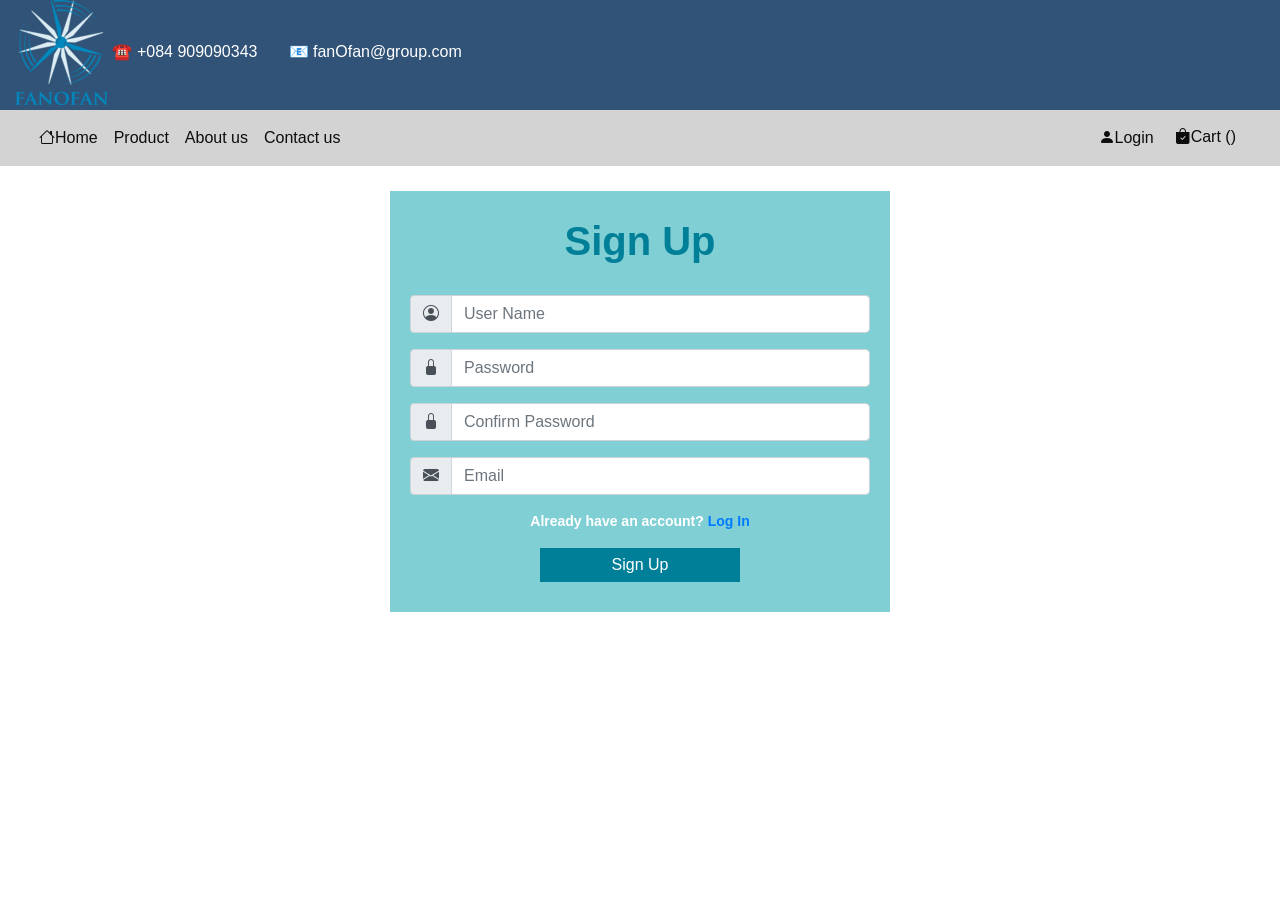
<file: html/signin.html>
<!DOCTYPE html>
<html>

<head>
    <meta charset="UTF-8">
    <meta http-equiv="X-UA-Compatible" content="IE=edge">
    <meta name="viewport" content="width=device-width, initial-scale=1.0">
    <title>Sign Up</title>
    <!-- <link rel='stylesheet prefetch' href='http://maxcdn.bootstrapcdn.com/bootstrap/3.2.0/css/bootstrap.min.css'> -->
    <link rel="stylesheet" href="../css/member.css">
    <link rel="stylesheet" href="https://cdn.jsdelivr.net/npm/bootstrap-icons@1.5.0/font/bootstrap-icons.css">
    <link rel="stylesheet" href="https://cdn.jsdelivr.net/npm/bootstrap@4.6.0/dist/css/bootstrap.min.css" integrity="sha384-B0vP5xmATw1+K9KRQjQERJvTumQW0nPEzvF6L/Z6nronJ3oUOFUFpCjEUQouq2+l" crossorigin="anonymous">
    <link rel="stylesheet" href="../css/aboutus.css">
    <link rel="stylesheet" href="../css/homepage1.css">


</head>

<body>

  <header class="container-fluid">
    <a href="../index.html"> <img src="../hình/logo.png" alt=""></a>
     
        &#9742; +084 909090343
      &nbsp; &nbsp; &nbsp;
      &#128231; fanOfan@group.com
  </header>

  

  <nav class="navbar navbar-expand-lg navbar-light">
      <div class="container-fluid">

        <!-- collapse button -->
        <button class="navbar-toggler" type="button"  data-toggle="collapse" data-target="#navbarSupportedContent" aria-controls="navbarSupportedContent" aria-expanded="false" aria-label="Toggle navigation">
          <span  class="navbar-toggler-icon"></span>
        </button>

      <!-- collapse navbar -->
        <div class="collapse navbar-collapse" id="navbarSupportedContent">
    <ul class="navbar-nav mr-auto">
      <li class="nav-item active">
        <a class="nav-link" href="../index.html"><span class="bi bi-house"></span>Home</a>
      </li>
      <li>
        <a class="nav-link " href="producttest.html" >Product</a>
      </li>
      <li class="nav-item">
        <a class="nav-link" href="aboutus.html">About us</a>
      </li>
      <li class="nav-item">
          <a class="nav-link" href="contact1.html">Contact us</a>
        </li>
    </ul>
    <ul class="navbar-nav ml-auto">
      <li class="nav-item">
        <a class="nav-link" href="login.html"><i class="bi bi-person-fill"></i>Login</a>
      </li>
      <li class="nav-item">
        <a href="#" class="btn" data-toggle="modal" data-target="#cart"><i class="bi bi-bag-check-fill"></i>Cart (<span class="total-count"></span>)</a>
        </li>
    </ul>

  </div>
  </div>
  </nav>


    <div class="container">

        <form class=" input-form">

                <p class="name-form">Sign Up</p>
                <br>
                <!-- Text input username -->
                <div class="input-group mb-3">
                    <div class="input-group-prepend">
                        <span class="input-group-text" id="basic-addon1"><i class="bi bi-person-circle"></i></span>
                    </div>
                    <input type="text" class="form-control"  placeholder="User Name">
                </div>

                <!-- Text input password -->

                <div class="input-group mb-3">
                    <div class="input-group-prepend">
                        <span class="input-group-text" id="basic-addon1"><i class="bi bi-lock-fill"></i></span>
                    </div>
                    <input type="password" class="form-control"  placeholder="Password" id="password" pattern="^[\w]{5,15}$" title="At least 5 symbol">
                </div>

                <!-- Text input confirm password-->
                <div class="input-group mb-3">
                    <div class="input-group-prepend">
                        <span class="input-group-text" id="basic-addon1"><i class="bi bi-lock-fill"></i></span>
                    </div>
                    <input type="password" class="form-control"placeholder="Confirm Password" id="confirm_password">
                </div>

                <!-- Text input email -->

                <div class="input-group mb-3">
                    <div class="input-group-prepend">
                        <span class="input-group-text" id="basic-addon1"><i class="bi bi-envelope-fill"></i></span>
                    </div>
                    <input type="email" class="form-control" aria-label="Password" placeholder="Email">
                </div>

                <!-- have an account -->
                <div class="ab">
                    <p>Already have an account? <a href="login.html"> Log In</a></p>
                </div>

                <!-- Button -->
                <div>
                    <input type="submit" value="Sign Up" class="bt">
                </div>
        </form>
    </div>
    <!-- /.container -->

    <script>
      var password = document.getElementById("password")
      , confirm_password = document.getElementById("confirm_password");

      function validatePassword(){
      if(password.value != confirm_password.value) {
          confirm_password.setCustomValidity("Passwords Don't Match");
          } else {
              confirm_password.setCustomValidity('');
          }
      }

      password.onchange = validatePassword;
      confirm_password.onkeyup = validatePassword;


</script>
    

    <!-- <script src='http://cdnjs.cloudflare.com/ajax/libs/jquery/2.1.3/jquery.min.js'></script>
    <script src='http://maxcdn.bootstrapcdn.com/bootstrap/3.2.0/js/bootstrap.min.js'></script>
    <script src='http://cdnjs.cloudflare.com/ajax/libs/bootstrap-validator/0.4.5/js/bootstrapvalidator.min.js'></script> -->
    <!-- <script src="validation.js"></script> -->
    <script src="https://code.jquery.com/jquery-3.5.1.slim.min.js" integrity="sha384-DfXdz2htPH0lsSSs5nCTpuj/zy4C+OGpamoFVy38MVBnE+IbbVYUew+OrCXaRkfj" crossorigin="anonymous"></script>
    <script src="https://cdn.jsdelivr.net/npm/popper.js@1.16.1/dist/umd/popper.min.js" integrity="sha384-9/reFTGAW83EW2RDu2S0VKaIzap3H66lZH81PoYlFhbGU+6BZp6G7niu735Sk7lN" crossorigin="anonymous"></script>
    <script src="https://cdn.jsdelivr.net/npm/bootstrap@4.6.0/dist/js/bootstrap.min.js" integrity="sha384-+YQ4JLhjyBLPDQt//I+STsc9iw4uQqACwlvpslubQzn4u2UU2UFM80nGisd026JF" crossorigin="anonymous"></script>
  
</body>

</html>
</file>
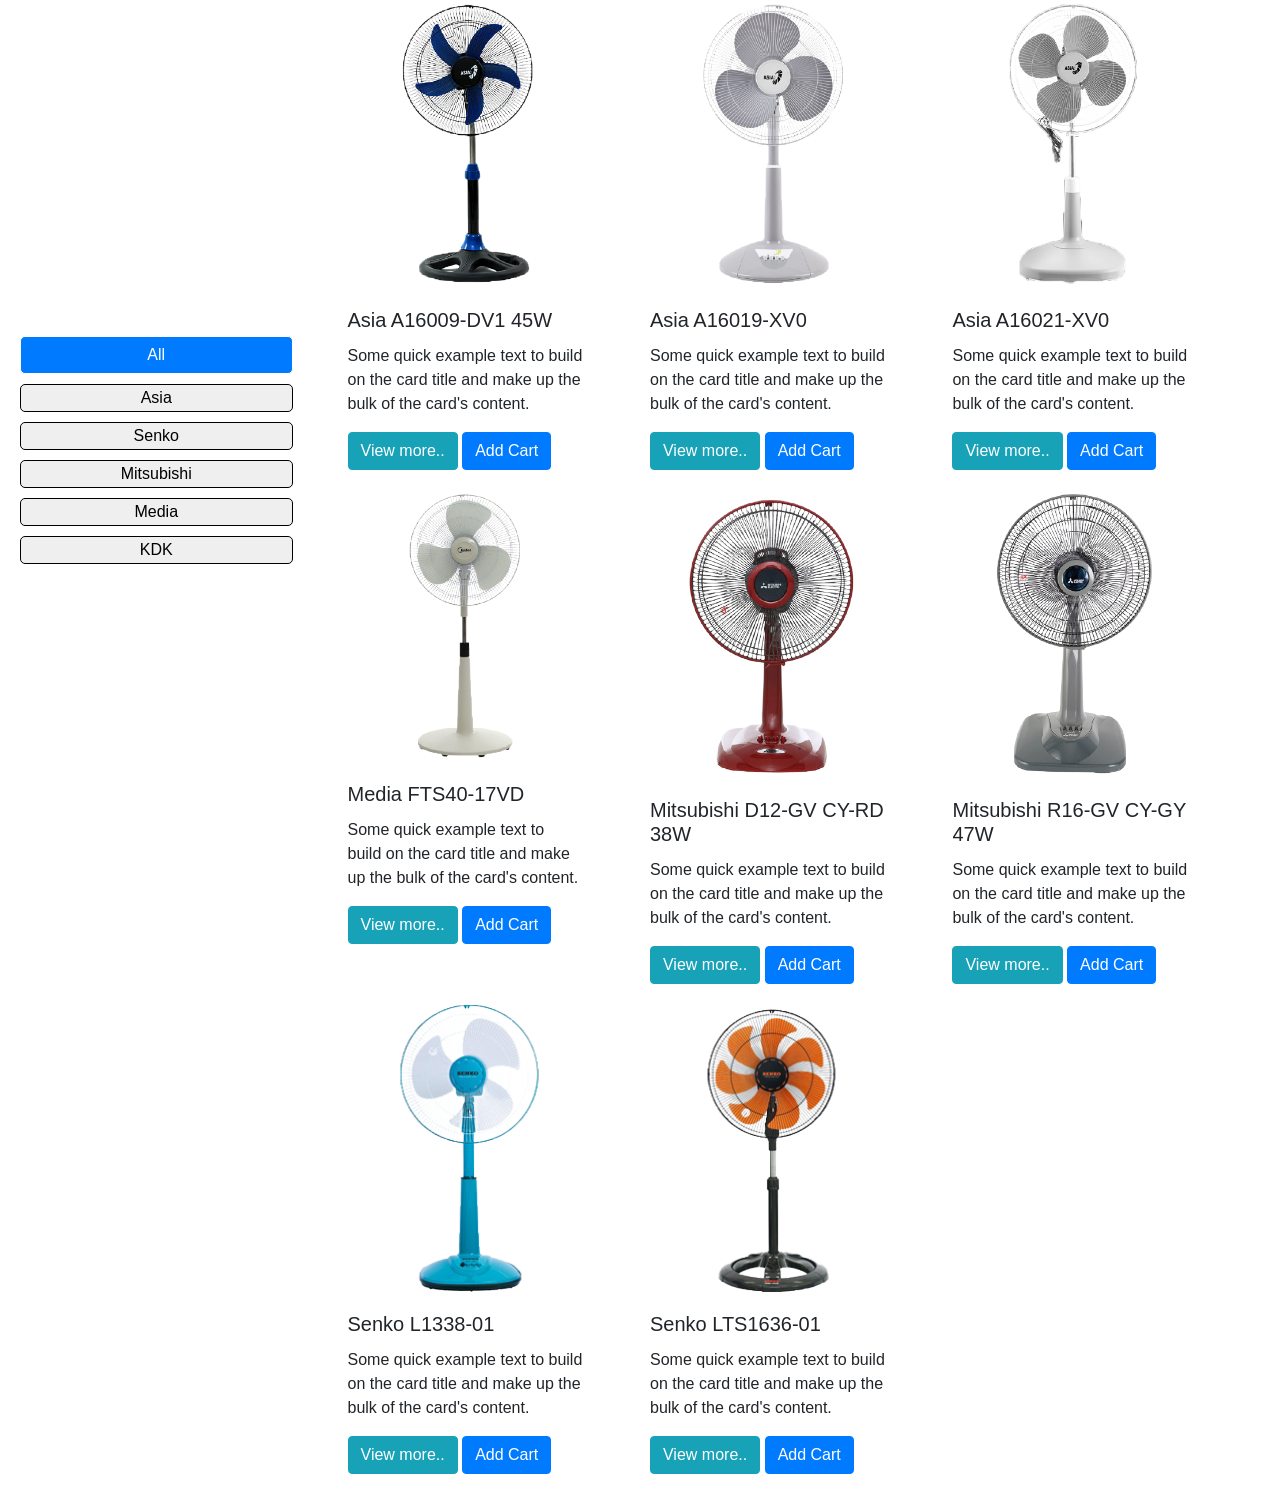
<file: html/slide-fan.html>
<!DOCTYPE html>
<html lang="en">
<head>
    <meta charset="UTF-8">
    <meta http-equiv="X-UA-Compatible" content="IE=edge">
    <meta name="viewport" content="width=device-width, initial-scale=1.0">
    <title>Document</title>
    <link rel="stylesheet" href="https://cdn.jsdelivr.net/npm/bootstrap@4.6.0/dist/css/bootstrap.min.css" integrity="sha384-B0vP5xmATw1+K9KRQjQERJvTumQW0nPEzvF6L/Z6nronJ3oUOFUFpCjEUQouq2+l" crossorigin="anonymous">   
    <link rel="stylesheet" href="../css/product.css">
</head>
<body>
    
        <!-- product-box -->
        <div class="container-fluid row">
            <!-- filter-box -->
            <div class="filter-box col-12 col-sm-2 col-lg-3">
                <button class="btn-all btn btn-primary" id="all" value="all">All</button>
                <button class="btn-asia" id="asia" value="asia">Asia</button>
                <button class="btn-senko" id="senko" value="senko">Senko</button>
                <button class="btn-mitsubishi" id="mitsubishi" value="mitsubishi">Mitsubishi</button>
                <button class="btn-media" id="media" value="media">Media</button>
                <button class="btn-kdk" id="kdk" value="kdk">KDK</button>
            </div>
            <!-- End filter-box -->
            
            <!-- product-show -->
            <div class=" container product-show col-12 col-sm-10 col-lg-9 row row-cols-1 row-cols-sm-2 row-cols-md-2 row-cols-lg-3">
                <div class="item-box col asia slidefan">
                    <div class="card" style="width: 18rem;">
                        <a href="View more"><img src="../imageProduct/SlideFan/Asia/Quạt_lửng_Asia_A16009-DV1_45W_copy.png" class="card-img-top" alt="Asia A16009-DV1 45W"></a>                   
                        <div class="card-body">
                        <h5 class="card-title">Asia A16009-DV1 45W</h5>
                        <p class="card-text">Some quick example text to build on the card title and make up the bulk of the card's content.</p>
                        <a href="View more" class="btn btn-info">View more..</a>
                        <a href="Add Cart" class="btn btn-primary">Add Cart</a>
                        </div>
                    </div>
                </div>
                <div class="item-box col asia slidefan">
                    <div class="card" style="width: 18rem;">
                        <a href="View more"><img src="../imageProduct/SlideFan/Asia/Quạt_lửng_Asia_A16019-XV0_45W.png" class="card-img-top" alt="Asia A16019-XV0"></a>                   
                        <div class="card-body">
                        <h5 class="card-title">Asia A16019-XV0</h5>
                        <p class="card-text">Some quick example text to build on the card title and make up the bulk of the card's content.</p>
                        <a href="View more" class="btn btn-info">View more..</a>
                        <a href="Add Cart" class="btn btn-primary">Add Cart</a>
                        </div>
                    </div>
                </div>
                <div class="item-box col asia slidefan">
                    <div class="card" style="width: 18rem;">
                        <a href="View more"><img src="../imageProduct/SlideFan/Asia/Quạt_lửng_Asia_A16021-XV0_55W.png" class="card-img-top" alt="A16021-XV0"></a>                   
                        <div class="card-body">
                        <h5 class="card-title">Asia A16021-XV0</h5>
                        <p class="card-text">Some quick example text to build on the card title and make up the bulk of the card's content.</p>
                        <a href="View more" class="btn btn-info">View more..</a>
                        <a href="Add Cart" class="btn btn-primary">Add Cart</a>
                        </div>
                    </div>
                </div>
                <div class="item-box col media slidefan">
                    <div class="card" style="width: 18rem;">
                        <a href="View more"><img src="../imageProduct/SlideFan/Media/Quạt_lửng_Midea_FTS40-17VD_36W.png" class="card-img-top" alt="Midea FTS40-17VD"></a>                   
                        <div class="card-body">
                        <h5 class="card-title">Media FTS40-17VD</h5>
                        <p class="card-text">Some quick example text to build on the card title and make up the bulk of the card's content.</p>
                        <a href="View more" class="btn btn-info">View more..</a>
                        <a href="Add Cart" class="btn btn-primary">Add Cart</a>
                        </div>
                    </div>
                </div>
                <div class="item-box col mitsubishi slidefan">
                    <div class="card" style="width: 18rem;">
                        <a href="View more"><img src="../imageProduct/SlideFan/Mitsubishi/Quạt_bàn_Mitsubishi_Electric_D12-GV_CY-RD_38_W.png" class="card-img-top" alt="D12-GV CY-RD 38W"></a>                   
                        <div class="card-body">
                        <h5 class="card-title">Mitsubishi D12-GV CY-RD 38W</h5>
                        <p class="card-text">Some quick example text to build on the card title and make up the bulk of the card's content.</p>
                        <a href="View more" class="btn btn-info">View more..</a>
                        <a href="Add Cart" class="btn btn-primary">Add Cart</a>
                        </div>
                    </div>
                </div>
                <div class="item-box col mitsubishi slidefan">
                    <div class="card" style="width: 18rem;">
                        <a href="View more"><img src="../imageProduct/SlideFan/Mitsubishi/Quạt_lửng_Mitsubishi_Electric_R16-GV_CY-GY_47W.png" class="card-img-top" alt="R16-GV CY-GY 47W"></a>                   
                        <div class="card-body">
                        <h5 class="card-title">Mitsubishi R16-GV CY-GY 47W</h5>
                        <p class="card-text">Some quick example text to build on the card title and make up the bulk of the card's content.</p>
                        <a href="View more" class="btn btn-info">View more..</a>
                        <a href="Add Cart" class="btn btn-primary">Add Cart</a>
                        </div>
                    </div>
                </div>
                <div class="item-box col senko slidefan">
                    <div class="card" style="width: 18rem;">
                        <a href="View more"><img src="../imageProduct/SlideFan/Senko/l1338-01.png" class="card-img-top" alt="L1338-01"></a>                   
                        <div class="card-body">
                        <h5 class="card-title">Senko L1338-01</h5>
                        <p class="card-text">Some quick example text to build on the card title and make up the bulk of the card's content.</p>
                        <a href="View more" class="btn btn-info">View more..</a>
                        <a href="Add Cart" class="btn btn-primary">Add Cart</a>
                        </div>
                    </div>
                </div>
                <div class="item-box col senko slidefan">
                    <div class="card" style="width: 18rem;">
                        <a href="View more"><img src="../imageProduct/SlideFan/Senko/lts1636-01.png" class="card-img-top" alt="LTS1636-01"></a>                   
                        <div class="card-body">
                        <h5 class="card-title">Senko LTS1636-01</h5>
                        <p class="card-text">Some quick example text to build on the card title and make up the bulk of the card's content.</p>
                        <a href="View more" class="btn btn-info">View more..</a>
                        <a href="Add Cart" class="btn btn-primary">Add Cart</a>
                        </div>
                    </div>
                </div>
                                              
            <!-- End product-show .item-box -->
        </div>
        <!-- End product-show -->
    
        <script src="https://code.jquery.com/jquery-3.5.1.slim.min.js" integrity="sha384-DfXdz2htPH0lsSSs5nCTpuj/zy4C+OGpamoFVy38MVBnE+IbbVYUew+OrCXaRkfj" crossorigin="anonymous"></script>
        <script src="https://cdn.jsdelivr.net/npm/popper.js@1.16.1/dist/umd/popper.min.js" integrity="sha384-9/reFTGAW83EW2RDu2S0VKaIzap3H66lZH81PoYlFhbGU+6BZp6G7niu735Sk7lN" crossorigin="anonymous"></script>
        <script src="https://cdn.jsdelivr.net/npm/bootstrap@4.6.0/dist/js/bootstrap.min.js" integrity="sha384-+YQ4JLhjyBLPDQt//I+STsc9iw4uQqACwlvpslubQzn4u2UU2UFM80nGisd026JF" crossorigin="anonymous"></script>   
        <script>
            $(document).ready(function(){
                $(".filter-box button").click(function(){
                    let value = $(this).val();
                    $(".filter-box button").removeClass("btn btn-primary");
                    $(".btn-"+value).addClass("btn btn-primary");               
                    if(value=="all"){
                        $(".item-box").show(800);
                    }
                    else{
                        $(".item-box").hide();
                        $(".product-show ."+value).show(800);
                    }                                                       
                })
            })
        </script>
</body>
</html>
</file>
<file: css/homepage1.css>
body
{
    background-color: white;
   
}

header
{
    padding-left: 300px;
    padding-bottom: 5px;
    color: white;
    background: #315377;
    
}
nav
{
    background-color: lightgrey;
   
}
nav a
{
    color: rgb(14, 13, 13) !important;
   
}
.dropdown-menu
{
    display: none;
    position: absolute;
    color: rgb(14, 13, 13) !important;
    background-color: lightgrey;
    z-index: 1;
}

.filter-box{
    text-align: center;
      
     
  }

.details
{
margin: 20px 0;
background-color: white;
border: black 1px solid;
padding: 30px 20px;
position: relative;
z-index: 1;
background-color: #ecf0f1;;
}
.details h5
{
text-transform: capitalize;
font-size: 20px;
display: inline-block;
color: black;


}
.details a :hover{
    display: inline-block;
    
}
.details.cart{
display:block;
font-size: 15px;
text-decoration: none;
color: #315377;;

}
.details:hover .cart
{
background-color: #2c3e50;
transition :1s linear;
color: #fff;
text-decoration: none;
}
.section-viewall a {
width: 25%;
border-style: solid;
border-color: #BBBDC0;
padding: 10px 0px 10px 0px;
display: block;
margin: auto;
margin-top: 20px;
text-align: center;
text-transform: uppercase;
font-size: 24px;
color: red;
text-decoration: none;
}
#footer{
    background: #315377;
    color: #fff;
    padding: 30px 0px;
    font-size: 14px;
    margin-top: 50px;
}


#footer .footer-sidebar i {
    font-size: 20px;
    width: 40px;
}

#footer.footer-sidebar span {
    display: inline-block;
}

#footer .col {
    height: 100%;
}

#footer p {
    margin-bottom: 10px;
    display: flex;
    justify-content: flex-start;
}

#footer a {
    color: #fff;
}
#footer .menu,
#footer.menu-item {
    display: block;
    margin: 0px;
    padding: 0px;
    font-size: 15px;
    font-weight: bold;
    width: 100%;
}

#footer .menu-item {
    margin-bottom: 5px;
}

.page_header {
    width: 35%;
    border-width: 1px 0px 1px 0px;
    border-style: solid;
    border-color: #BBBDC0;
    padding: 10px 0px 10px 0px;
    margin: auto;
    margin-top: 20px;
    text-align: center;
    text-transform: uppercase;
    font-size: 24px;
}
</file>
<file: css/aboutus.css>
/* colo
#80CFD5 background
#007F98 chu
#6DC3CC hover */

.title{
    text-align: center;
    font-size: 32px;
    font-weight: bold;
    color: steelblue;
}

.image{
    background-color: steelblue;
    border-radius: 10;
    width: 100px;
    height: 50px;
    padding: 10px;
    margin: 15px 15px;
    
}
main{
    display: block;
    margin: auto;
}
.about{
    font-size: 50px;
    padding: 10px;

}
.main{
    background-color: white;
    padding: 20px;
}
.content{
    text-align: center;
}
/* .navbar{
    width: 100%;

}
nav
{
    background-color: white;
    border-bottom: #007F98 solid;   
}
nav a
{
    color: #007F98 !important;
    text-align: center;
    margin-left: 10px;
}
a:hover{
    background-color: #80CFD5;
    border-radius: 5;
} */
</file>
<file: css/product.css>
.filter-box{
    height: 100vh;
    display:flex;
    flex-direction: column;
    justify-content:center;
}
.filter-box button{
    margin: 5px;
    border: 1px solid;
    border-radius: 5px;
}
.item-box .card{
    border:none;
    border-radius: 20px;
}
.item-box .card:hover{
    background: rgb(216, 216, 216);
}
</file>
<file: css/contact.pro.css>
body
{
     background-color: #2c3e50;
}

.text
{
    text-align: center;
    font-size: 20px;
   color: #4677AB ;
   font-family:  sans-serif;
   
}
/* #contact-modal {
    position: fixed;
    right: 10px;
    bottom: 10px;
    z-index: 99; */

.form-container
{
    background-color: #fff;
    padding: 20px;
    border-radius: 10px;
    box-shadow: 0px 0px 10px 0px #000;
    margin-top: 50px;
}


/* nav{
    background-color: #315377 !important;
  
}
nav li a
{
    color: #fff !important;
} */
.contact-form input {
    font-size: 14px;
    width: 100%;
    height: 44px;
    display: inline-block;
    line-height: 42px;
    border: 1px solid #eee;
    border-radius: 0px;
    margin-bottom: 30px;
  }
  .contact-form input:focus {
    box-shadow: none;
    border: 1px solid #eee;
  }
  
  .contact-form textarea {
    font-size: 14px;
    width: 100%;
    min-width: 100%;
    min-height: 120px;
    height: 120px;
    max-height: 180px;
    border: 1px solid #eee;
    border-radius: 0px;
    margin-bottom: 30px;
  }
  
  .contact-form textarea:focus {
    box-shadow: none;
    border: 1px solid #eee;
  }
  
  .contact-form button.filled-button {
    background-color: #4677AB;
    color: #fff;
    font-size: 14px;
    text-transform: capitalize;
    font-weight: 300;
    padding: 10px 25px;
    border-radius: 5px;
    display: inline-block;
    transition: all 0.3s;
    border: none;
    outline: none;
    cursor: pointer;
  }
</file>
<file: css/member.css>
.name-form{
                
    text-align: center;
    color: #007F98;

    font-weight: bold;
    border-radius: 10;
    font-size: 40px;
    margin: 0px;

    
}
p{
    text-align: center;
}
.bt{
    display: block;
    width: 200px;
    background-color: #007F98;
    border-radius:8;
    color: white;
    padding: 5px;
    border: thin;
    margin: 10px auto;
}

/* .btn:hover{
    transform: translateY(-3px);

} */
.bt:active{
    transform: translateY(2px);
}
input:hover{
    border-color: #6DC3CC;
}
.input-form{
   width: 500px;
   display: block;
   margin: 20px auto;
   border-radius: 30;
   padding: 20px;
   background-color: #80CFD5;
   
}
.ab{
    color: white;
    font-size: 14px;
    text-align: center;
    font-weight: bold;
}
.container{
    display: block;
    background-color: white;
    padding: 5px;
}
a{
    color: whitesmoke;
}
/* colo
#80CFD5 background
#007F98 chu
#6DC3CC hover */
</file>
